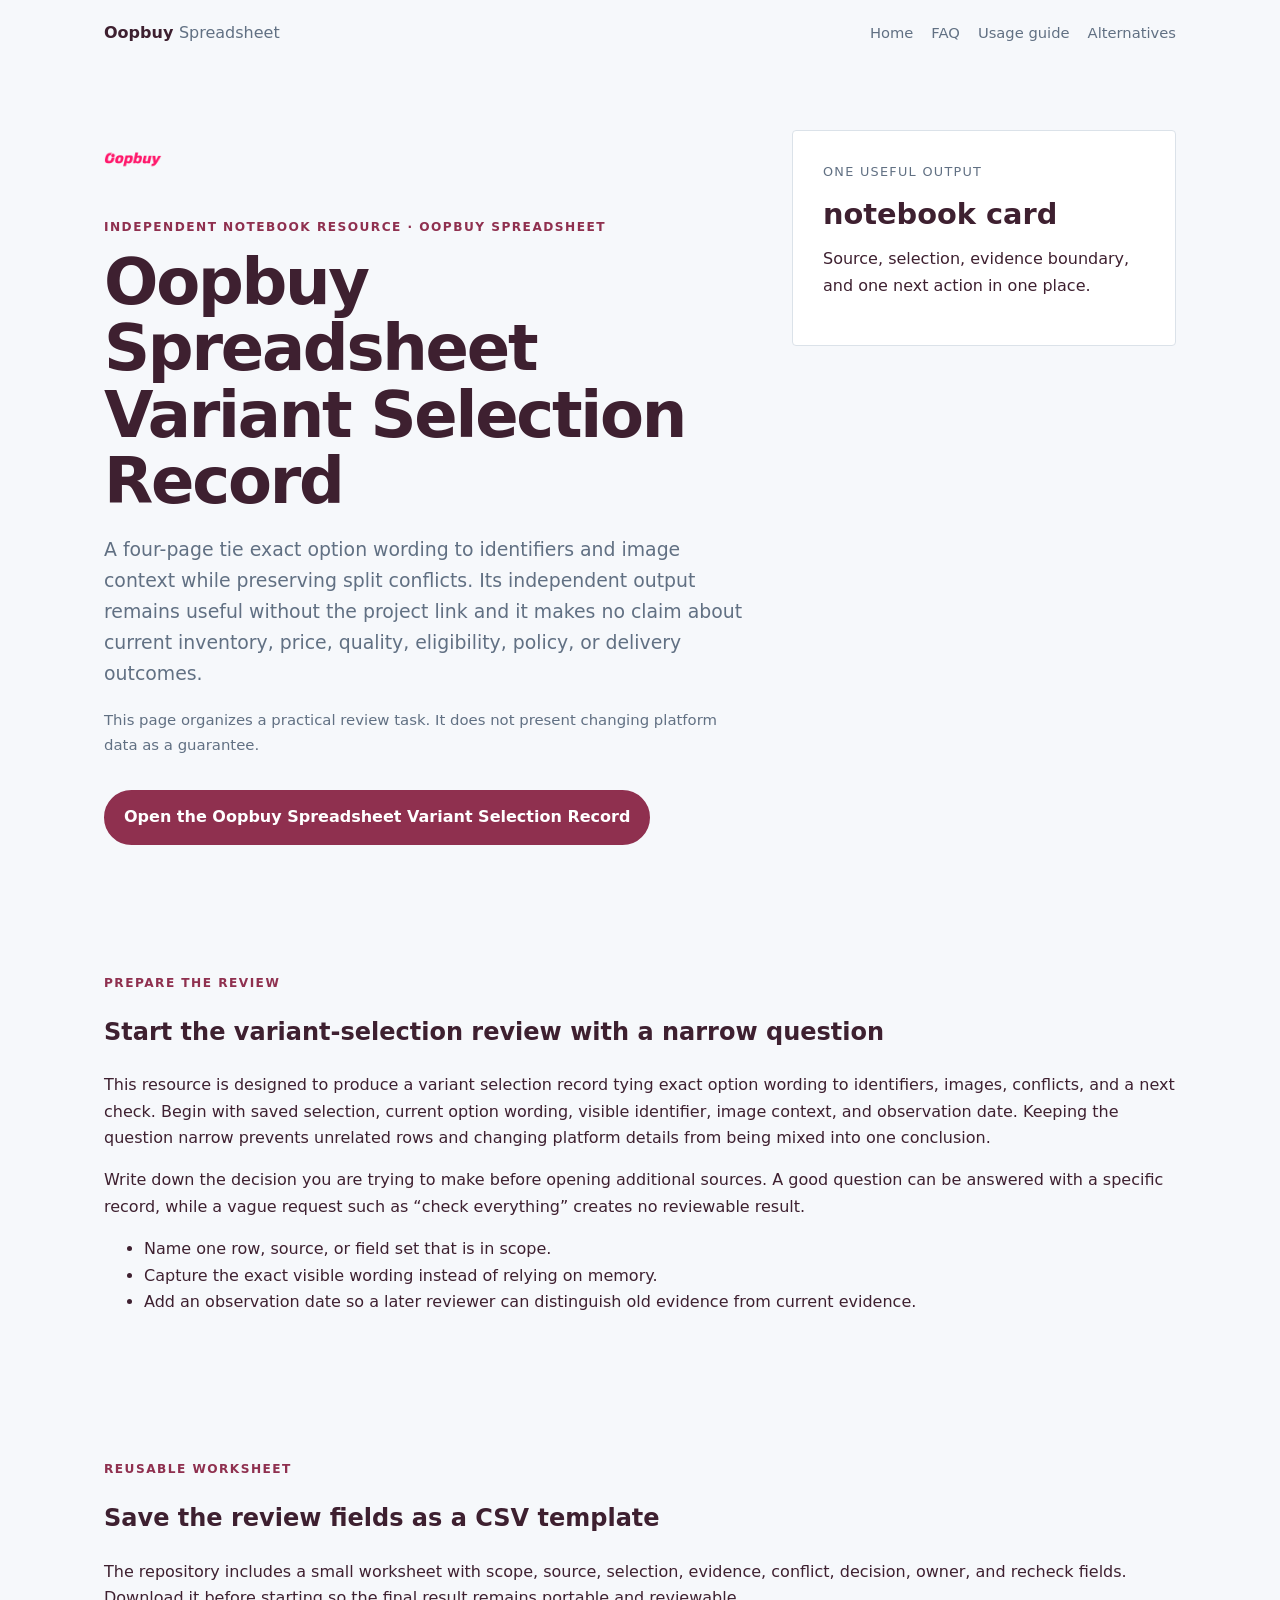
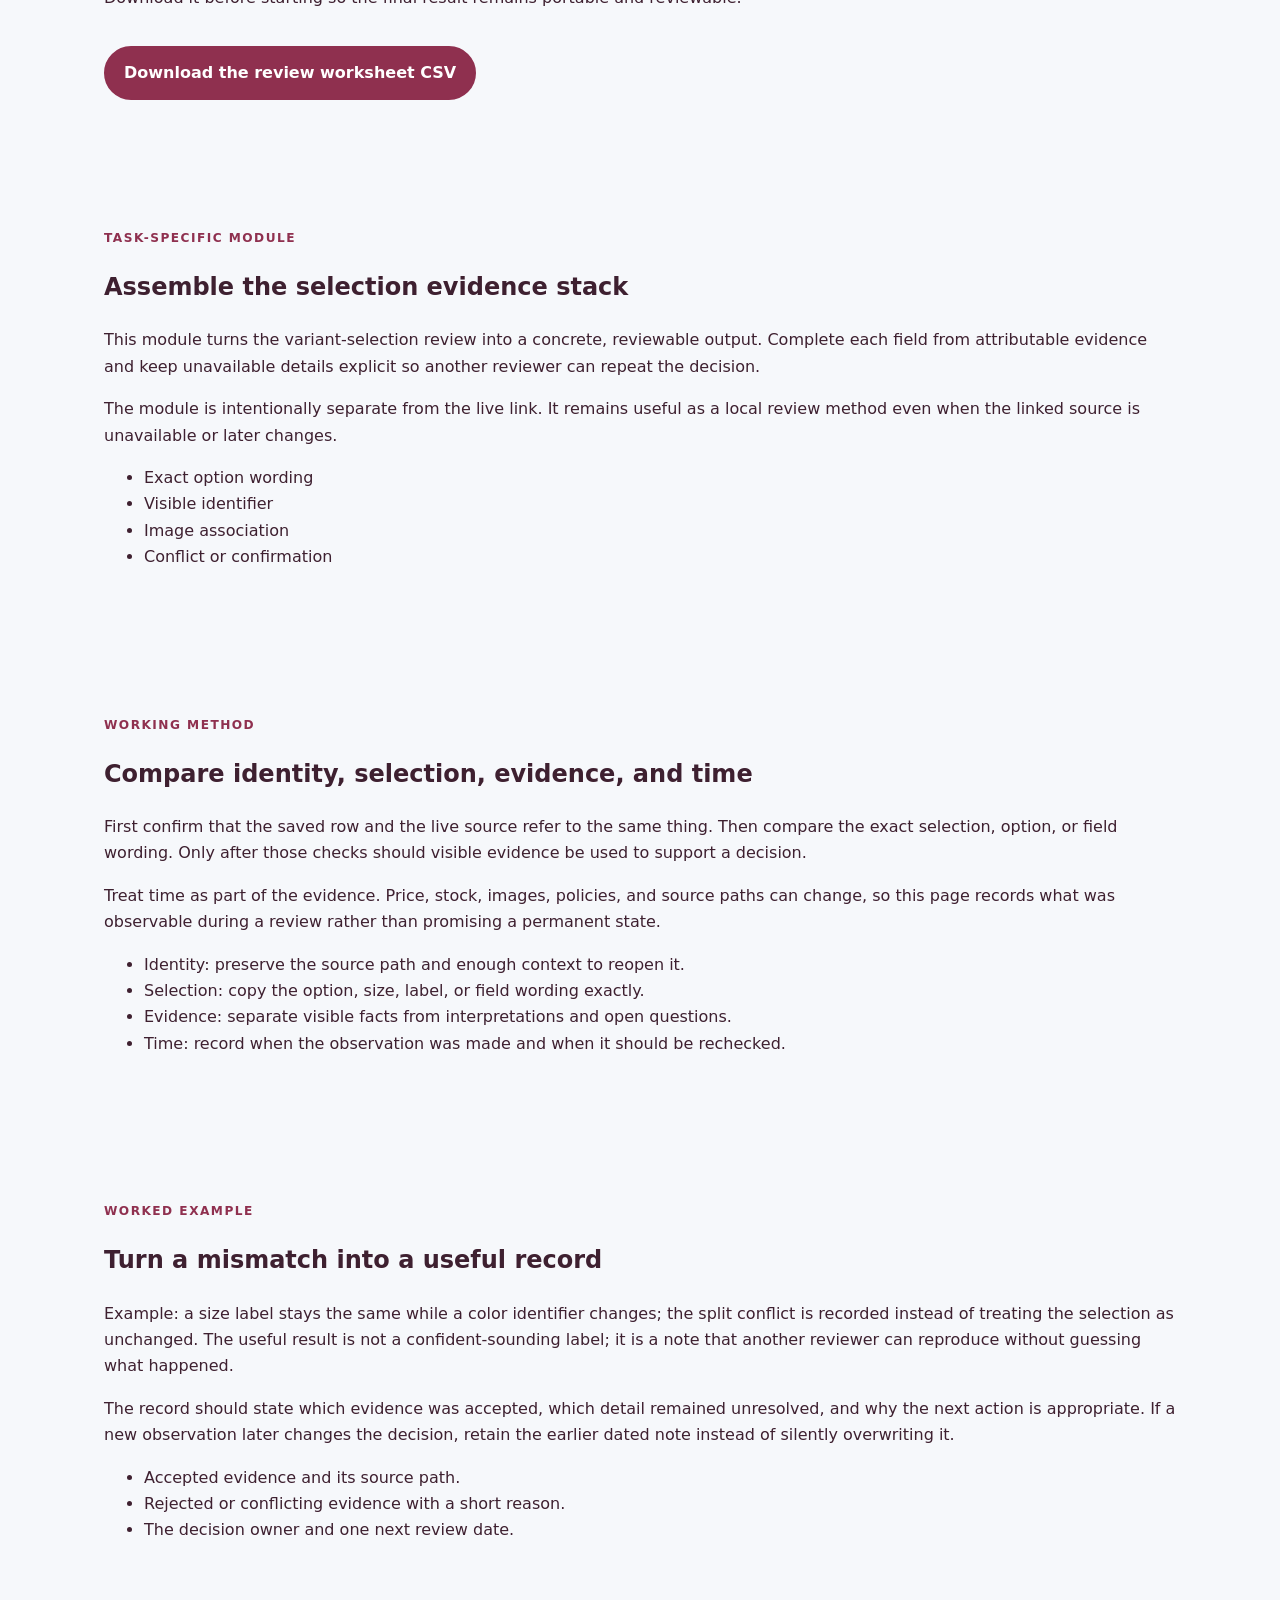
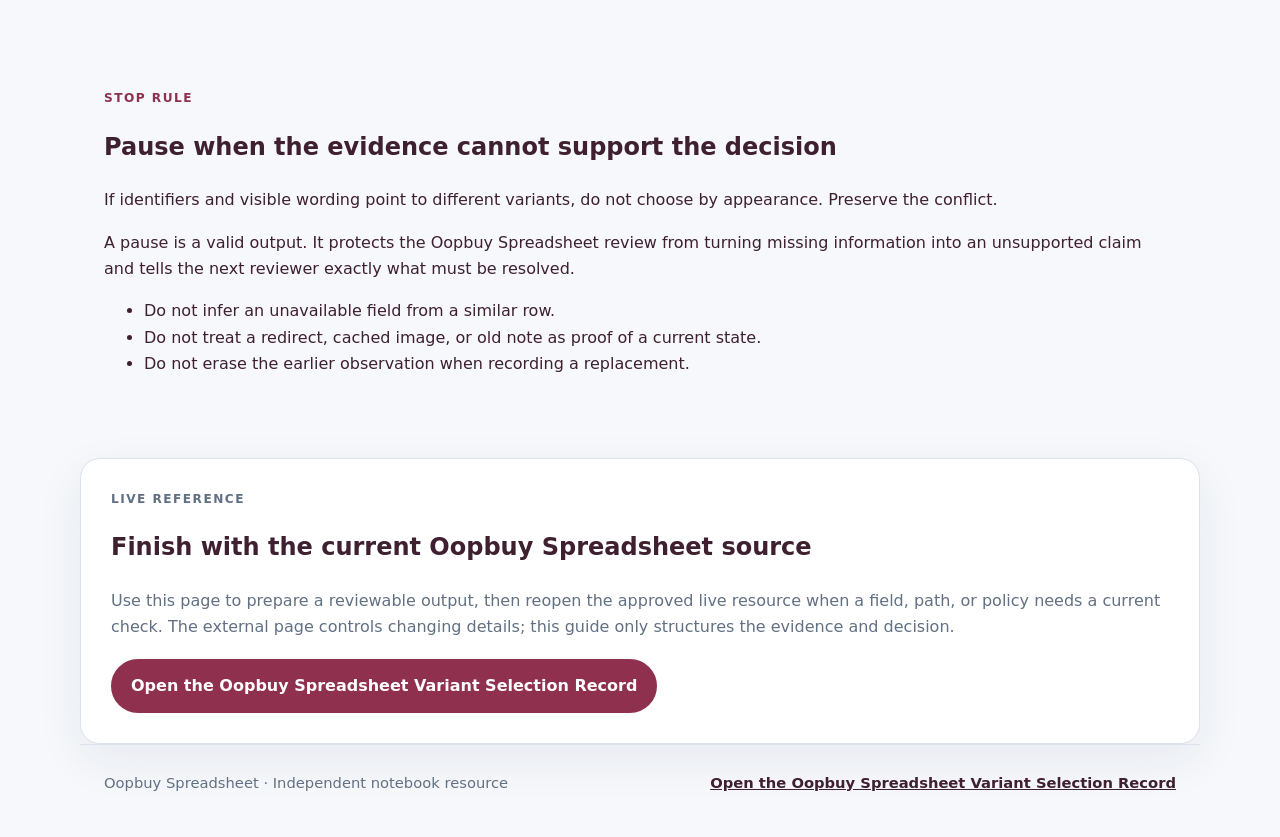
<file: index.html>
<!doctype html><html lang="en"><head><meta charset="utf-8"><meta name="viewport" content="width=device-width,initial-scale=1"><title>Oopbuy Spreadsheet Variant Selection Record</title><meta name="description" content="A four-page tie exact option wording to identifiers and image context while preserving split conflicts. Its independent output remains useful without the project link and it makes no claim about current inventory, price, quality, eligibility, policy, or delivery outcomes."><meta name="robots" content="index,follow,max-image-preview:large"><link rel="canonical" href="https://anziteng.github.io/oopbuy-spreadsheet-variant-selection-record/"><link rel="stylesheet" href="./styles.css"><style>.hero{align-items:start}.hero-card{border-radius:4px;box-shadow:none}.grid article{border-left:5px solid var(--accent);border-radius:6px}</style></head><body class="variant-6" style="--ink:#3e2030;--accent:#8f304f;--soft:#fff0f5"><header><nav class="nav"><a class="brand" href="https://anziteng.github.io/oopbuy-spreadsheet-variant-selection-record/">Oopbuy <span>Spreadsheet</span></a><div class="nav-links"><a href="https://anziteng.github.io/oopbuy-spreadsheet-variant-selection-record/">Home</a><a href="https://anziteng.github.io/oopbuy-spreadsheet-variant-selection-record/faq.html">FAQ</a><a href="https://anziteng.github.io/oopbuy-spreadsheet-variant-selection-record/usage-guide.html">Usage guide</a><a href="https://anziteng.github.io/oopbuy-spreadsheet-variant-selection-record/alternatives.html">Alternatives</a></div></nav></header><main><section class="hero"><div><img class="logo" src="./brand-logo.png" alt="Oopbuy Spreadsheet resource mark"><p class="kicker">Independent notebook resource · Oopbuy Spreadsheet</p><h1>Oopbuy Spreadsheet Variant Selection Record</h1><p class="lead">A four-page tie exact option wording to identifiers and image context while preserving split conflicts. Its independent output remains useful without the project link and it makes no claim about current inventory, price, quality, eligibility, policy, or delivery outcomes.</p><p class="boundary">This page organizes a practical review task. It does not present changing platform data as a guarantee.</p><a class="cta" href="https://oopbuyspsheet.com/">Open the Oopbuy Spreadsheet Variant Selection Record</a></div><aside class="hero-card"><span>One useful output</span><strong>notebook card</strong><p>Source, selection, evidence boundary, and one next action in one place.</p></aside></section>
    <section><p class="kicker">Prepare the review</p><h2>Start the variant-selection review with a narrow question</h2><p>This resource is designed to produce a variant selection record tying exact option wording to identifiers, images, conflicts, and a next check. Begin with saved selection, current option wording, visible identifier, image context, and observation date. Keeping the question narrow prevents unrelated rows and changing platform details from being mixed into one conclusion.</p><p>Write down the decision you are trying to make before opening additional sources. A good question can be answered with a specific record, while a vague request such as “check everything” creates no reviewable result.</p><ul class="detail-list"><li>Name one row, source, or field set that is in scope.</li><li>Capture the exact visible wording instead of relying on memory.</li><li>Add an observation date so a later reviewer can distinguish old evidence from current evidence.</li></ul></section><section class="download-panel"><p class="kicker">Reusable worksheet</p><h2>Save the review fields as a CSV template</h2><p>The repository includes a small worksheet with scope, source, selection, evidence, conflict, decision, owner, and recheck fields. Download it before starting so the final result remains portable and reviewable.</p><a class="text-link" href="./review-template.csv" download>Download the review worksheet CSV</a></section>
    <section><p class="kicker">Task-specific module</p><h2>Assemble the selection evidence stack</h2><p>This module turns the variant-selection review into a concrete, reviewable output. Complete each field from attributable evidence and keep unavailable details explicit so another reviewer can repeat the decision.</p><p>The module is intentionally separate from the live link. It remains useful as a local review method even when the linked source is unavailable or later changes.</p><ul class="detail-list"><li>Exact option wording</li><li>Visible identifier</li><li>Image association</li><li>Conflict or confirmation</li></ul></section>
    <section><p class="kicker">Working method</p><h2>Compare identity, selection, evidence, and time</h2><p>First confirm that the saved row and the live source refer to the same thing. Then compare the exact selection, option, or field wording. Only after those checks should visible evidence be used to support a decision.</p><p>Treat time as part of the evidence. Price, stock, images, policies, and source paths can change, so this page records what was observable during a review rather than promising a permanent state.</p><ul class="detail-list"><li>Identity: preserve the source path and enough context to reopen it.</li><li>Selection: copy the option, size, label, or field wording exactly.</li><li>Evidence: separate visible facts from interpretations and open questions.</li><li>Time: record when the observation was made and when it should be rechecked.</li></ul></section>
    <section><p class="kicker">Worked example</p><h2>Turn a mismatch into a useful record</h2><p>Example: a size label stays the same while a color identifier changes; the split conflict is recorded instead of treating the selection as unchanged. The useful result is not a confident-sounding label; it is a note that another reviewer can reproduce without guessing what happened.</p><p>The record should state which evidence was accepted, which detail remained unresolved, and why the next action is appropriate. If a new observation later changes the decision, retain the earlier dated note instead of silently overwriting it.</p><ul class="detail-list"><li>Accepted evidence and its source path.</li><li>Rejected or conflicting evidence with a short reason.</li><li>The decision owner and one next review date.</li></ul></section>
    <section><p class="kicker">Stop rule</p><h2>Pause when the evidence cannot support the decision</h2><p>If identifiers and visible wording point to different variants, do not choose by appearance. Preserve the conflict.</p><p>A pause is a valid output. It protects the Oopbuy Spreadsheet review from turning missing information into an unsupported claim and tells the next reviewer exactly what must be resolved.</p><ul class="detail-list"><li>Do not infer an unavailable field from a similar row.</li><li>Do not treat a redirect, cached image, or old note as proof of a current state.</li><li>Do not erase the earlier observation when recording a replacement.</li></ul></section>
    
    <section class="callout"><p class="kicker">Live reference</p><h2>Finish with the current Oopbuy Spreadsheet source</h2><p>Use this page to prepare a reviewable output, then reopen the approved live resource when a field, path, or policy needs a current check. The external page controls changing details; this guide only structures the evidence and decision.</p><a class="text-link" href="https://oopbuyspsheet.com/">Open the Oopbuy Spreadsheet Variant Selection Record</a></section></main><footer><p>Oopbuy Spreadsheet · Independent notebook resource</p><a href="https://oopbuyspsheet.com/">Open the Oopbuy Spreadsheet Variant Selection Record</a></footer></body></html>
</file>
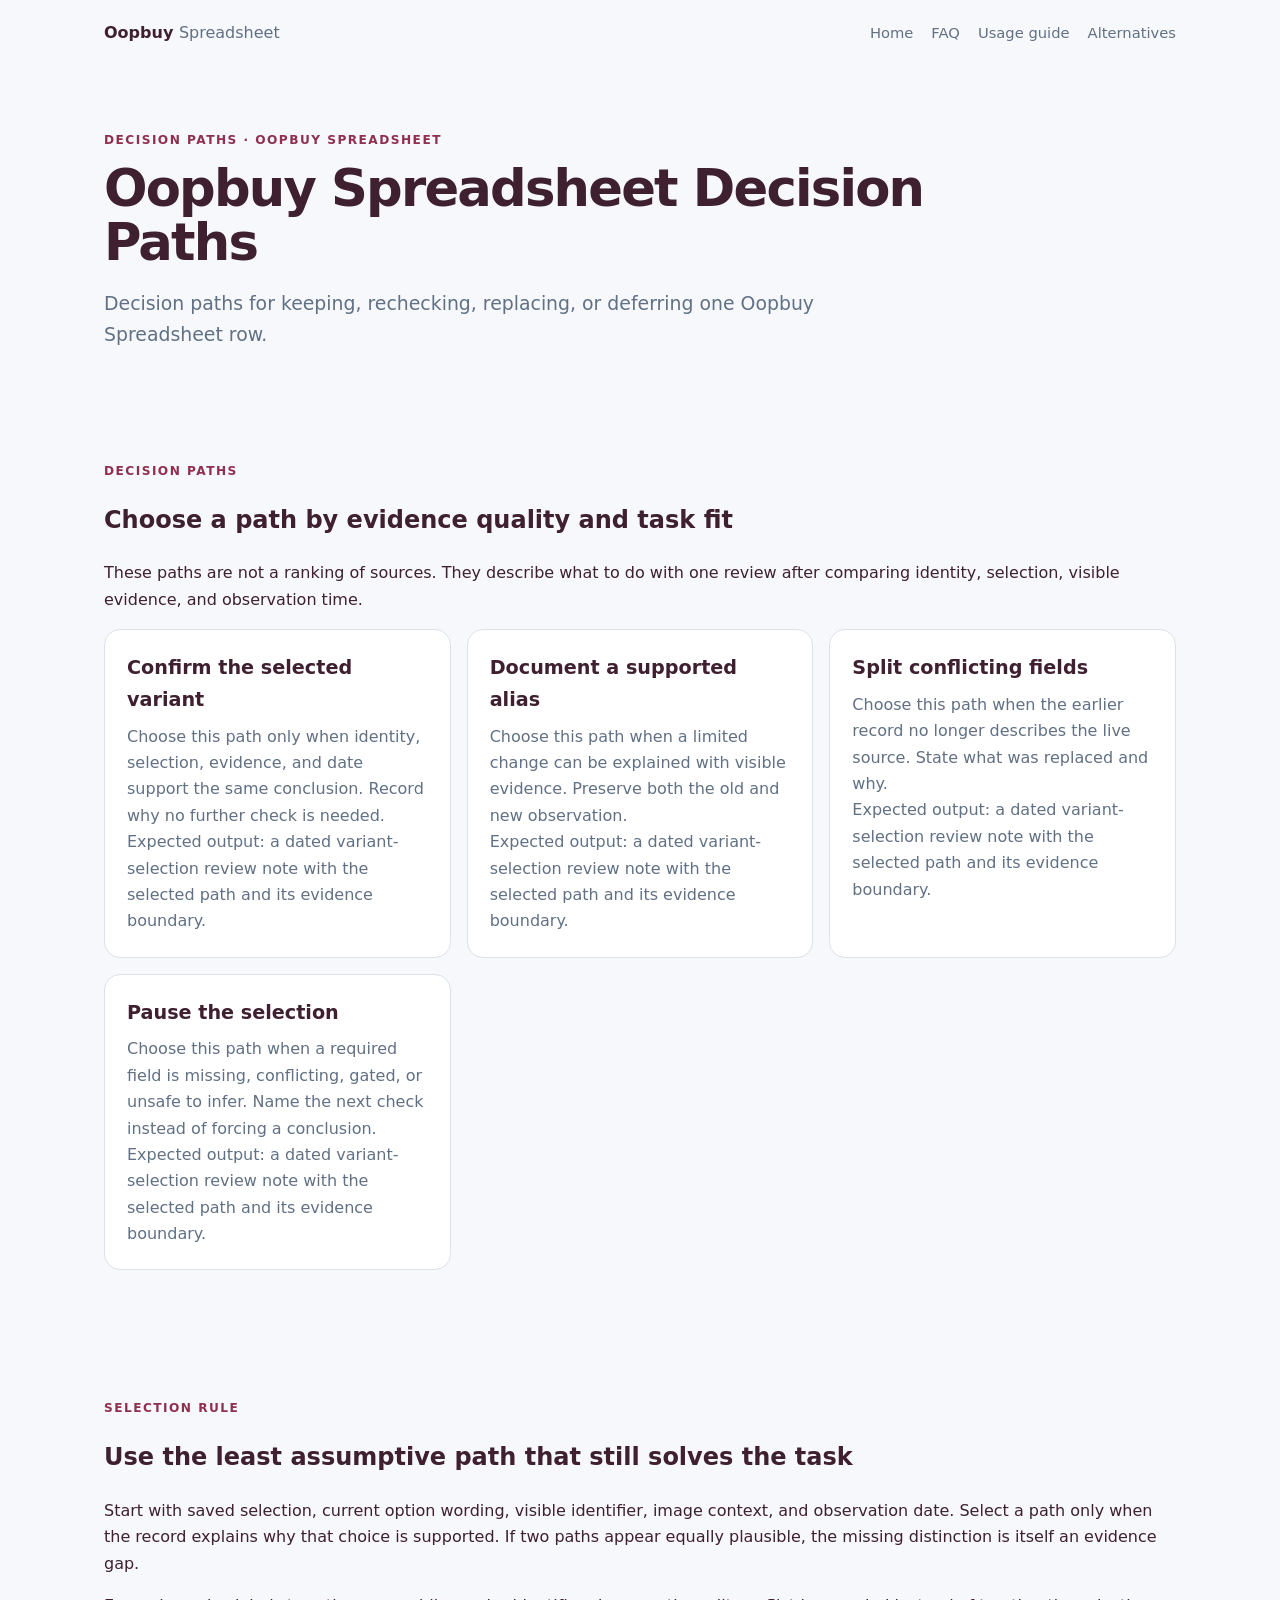
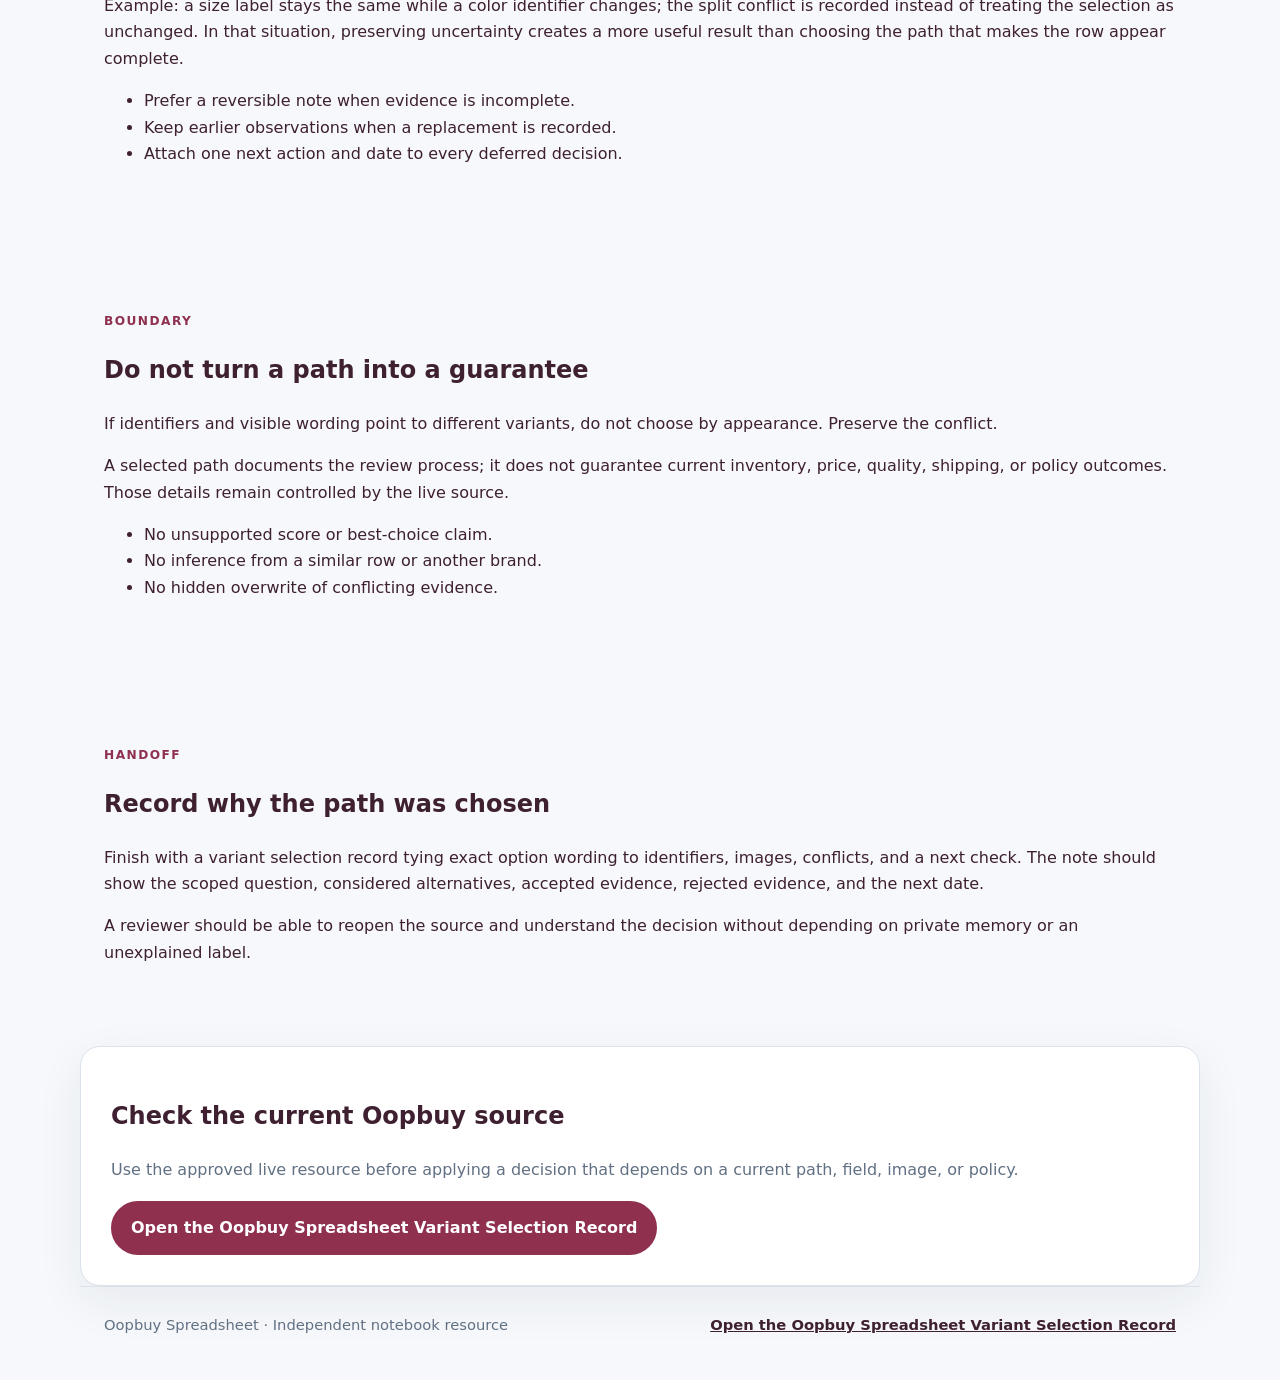
<file: alternatives.html>
<!doctype html><html lang="en"><head><meta charset="utf-8"><meta name="viewport" content="width=device-width,initial-scale=1"><title>Oopbuy Spreadsheet Decision Paths</title><meta name="description" content="Decision paths for keeping, rechecking, replacing, or deferring one Oopbuy Spreadsheet row."><meta name="robots" content="index,follow,max-image-preview:large"><link rel="canonical" href="https://anziteng.github.io/oopbuy-spreadsheet-variant-selection-record/alternatives.html"><link rel="stylesheet" href="./styles.css"><style>.hero{align-items:start}.hero-card{border-radius:4px;box-shadow:none}.grid article{border-left:5px solid var(--accent);border-radius:6px}</style></head><body class="variant-6" style="--ink:#3e2030;--accent:#8f304f;--soft:#fff0f5"><header><nav class="nav"><a class="brand" href="https://anziteng.github.io/oopbuy-spreadsheet-variant-selection-record/">Oopbuy <span>Spreadsheet</span></a><div class="nav-links"><a href="https://anziteng.github.io/oopbuy-spreadsheet-variant-selection-record/">Home</a><a href="https://anziteng.github.io/oopbuy-spreadsheet-variant-selection-record/faq.html">FAQ</a><a href="https://anziteng.github.io/oopbuy-spreadsheet-variant-selection-record/usage-guide.html">Usage guide</a><a href="https://anziteng.github.io/oopbuy-spreadsheet-variant-selection-record/alternatives.html">Alternatives</a></div></nav></header><main><section class="compact-hero"><p class="kicker">Decision paths · Oopbuy Spreadsheet</p><h1>Oopbuy Spreadsheet Decision Paths</h1><p class="lead">Decision paths for keeping, rechecking, replacing, or deferring one Oopbuy Spreadsheet row.</p></section>
    <section><p class="kicker">Decision paths</p><h2>Choose a path by evidence quality and task fit</h2><p>These paths are not a ranking of sources. They describe what to do with one review after comparing identity, selection, visible evidence, and observation time.</p><div class="comparison"><article><h2>Confirm the selected variant</h2><p>Choose this path only when identity, selection, evidence, and date support the same conclusion. Record why no further check is needed.</p><p>Expected output: a dated variant-selection review note with the selected path and its evidence boundary.</p></article><article><h2>Document a supported alias</h2><p>Choose this path when a limited change can be explained with visible evidence. Preserve both the old and new observation.</p><p>Expected output: a dated variant-selection review note with the selected path and its evidence boundary.</p></article><article><h2>Split conflicting fields</h2><p>Choose this path when the earlier record no longer describes the live source. State what was replaced and why.</p><p>Expected output: a dated variant-selection review note with the selected path and its evidence boundary.</p></article><article><h2>Pause the selection</h2><p>Choose this path when a required field is missing, conflicting, gated, or unsafe to infer. Name the next check instead of forcing a conclusion.</p><p>Expected output: a dated variant-selection review note with the selected path and its evidence boundary.</p></article></div></section>
    <section><p class="kicker">Selection rule</p><h2>Use the least assumptive path that still solves the task</h2><p>Start with saved selection, current option wording, visible identifier, image context, and observation date. Select a path only when the record explains why that choice is supported. If two paths appear equally plausible, the missing distinction is itself an evidence gap.</p><p>Example: a size label stays the same while a color identifier changes; the split conflict is recorded instead of treating the selection as unchanged. In that situation, preserving uncertainty creates a more useful result than choosing the path that makes the row appear complete.</p><ul class="detail-list"><li>Prefer a reversible note when evidence is incomplete.</li><li>Keep earlier observations when a replacement is recorded.</li><li>Attach one next action and date to every deferred decision.</li></ul></section>
    <section><p class="kicker">Boundary</p><h2>Do not turn a path into a guarantee</h2><p>If identifiers and visible wording point to different variants, do not choose by appearance. Preserve the conflict.</p><p>A selected path documents the review process; it does not guarantee current inventory, price, quality, shipping, or policy outcomes. Those details remain controlled by the live source.</p><ul class="detail-list"><li>No unsupported score or best-choice claim.</li><li>No inference from a similar row or another brand.</li><li>No hidden overwrite of conflicting evidence.</li></ul></section>
    <section><p class="kicker">Handoff</p><h2>Record why the path was chosen</h2><p>Finish with a variant selection record tying exact option wording to identifiers, images, conflicts, and a next check. The note should show the scoped question, considered alternatives, accepted evidence, rejected evidence, and the next date.</p><p>A reviewer should be able to reopen the source and understand the decision without depending on private memory or an unexplained label.</p></section>
    <section class="callout"><h2>Check the current Oopbuy source</h2><p>Use the approved live resource before applying a decision that depends on a current path, field, image, or policy.</p><a class="text-link" href="https://oopbuyspsheet.com/">Open the Oopbuy Spreadsheet Variant Selection Record</a></section></main><footer><p>Oopbuy Spreadsheet · Independent notebook resource</p><a href="https://oopbuyspsheet.com/">Open the Oopbuy Spreadsheet Variant Selection Record</a></footer></body></html>
</file>
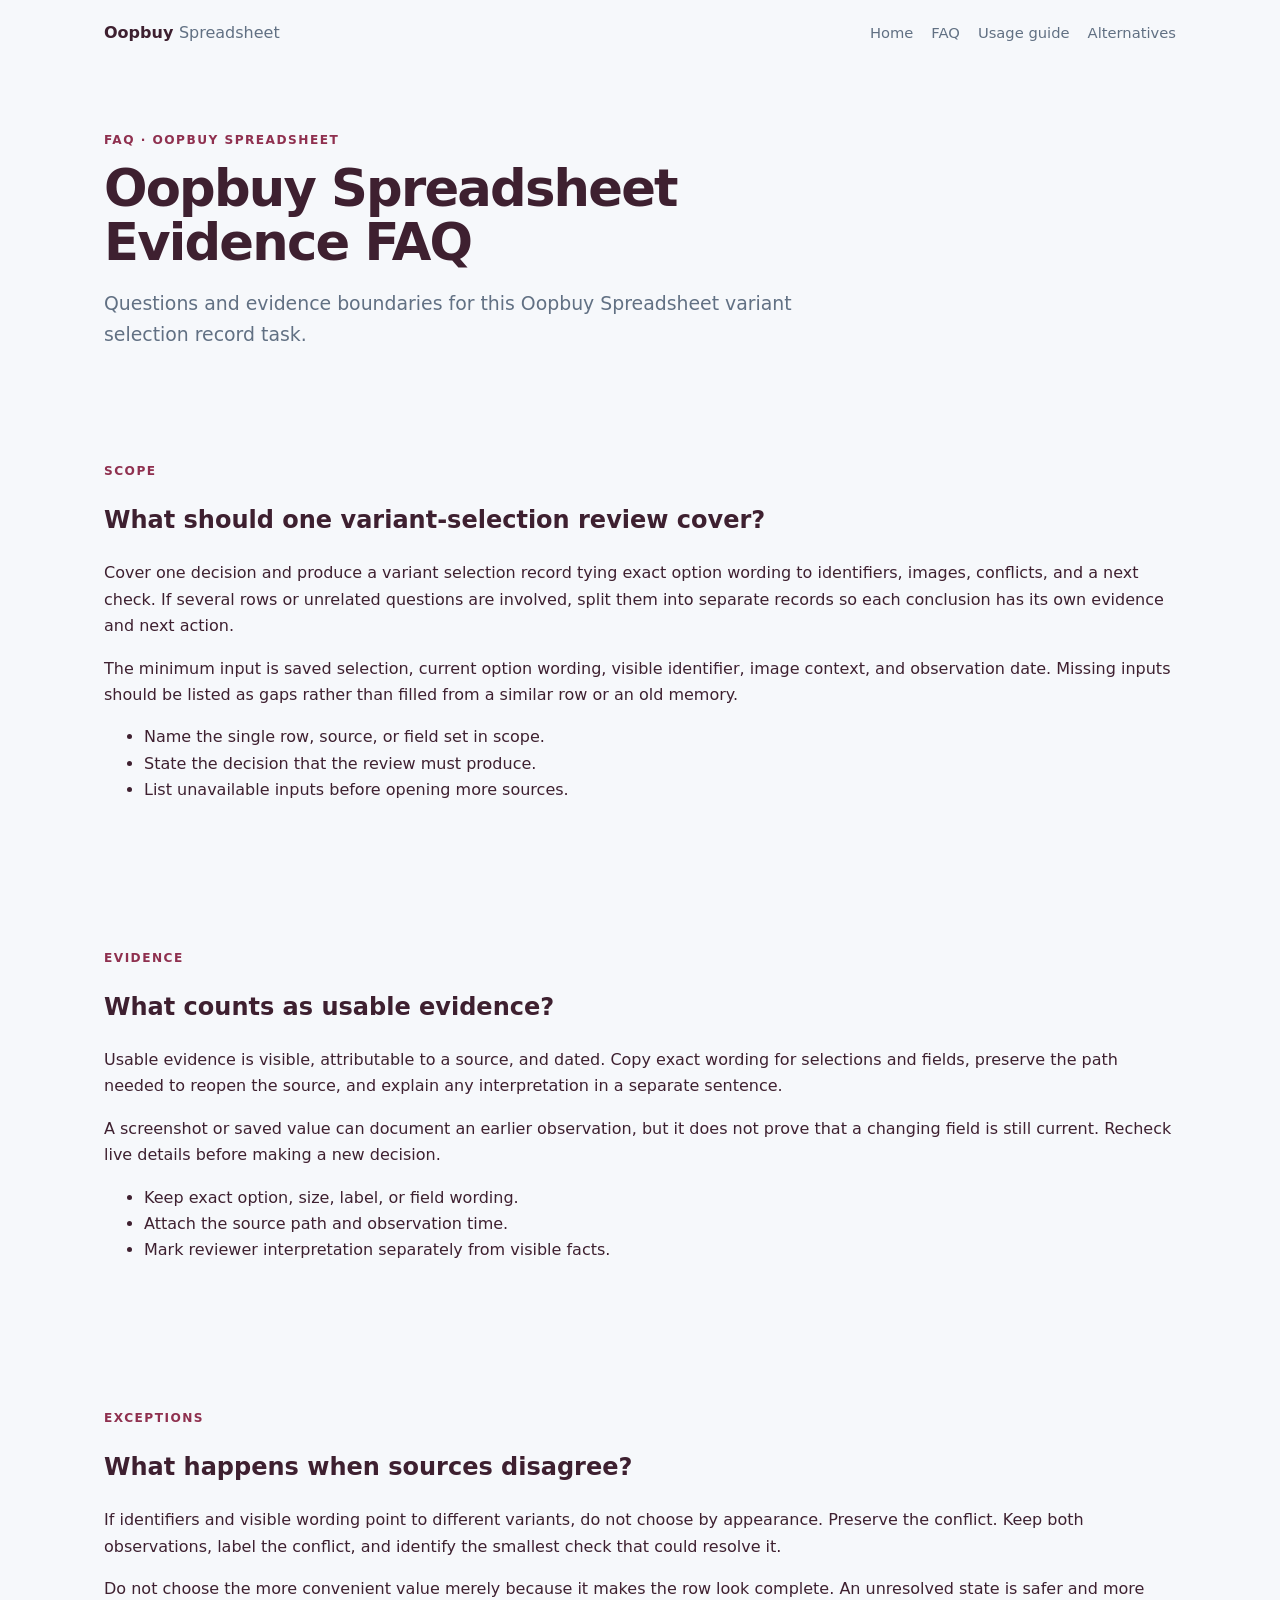
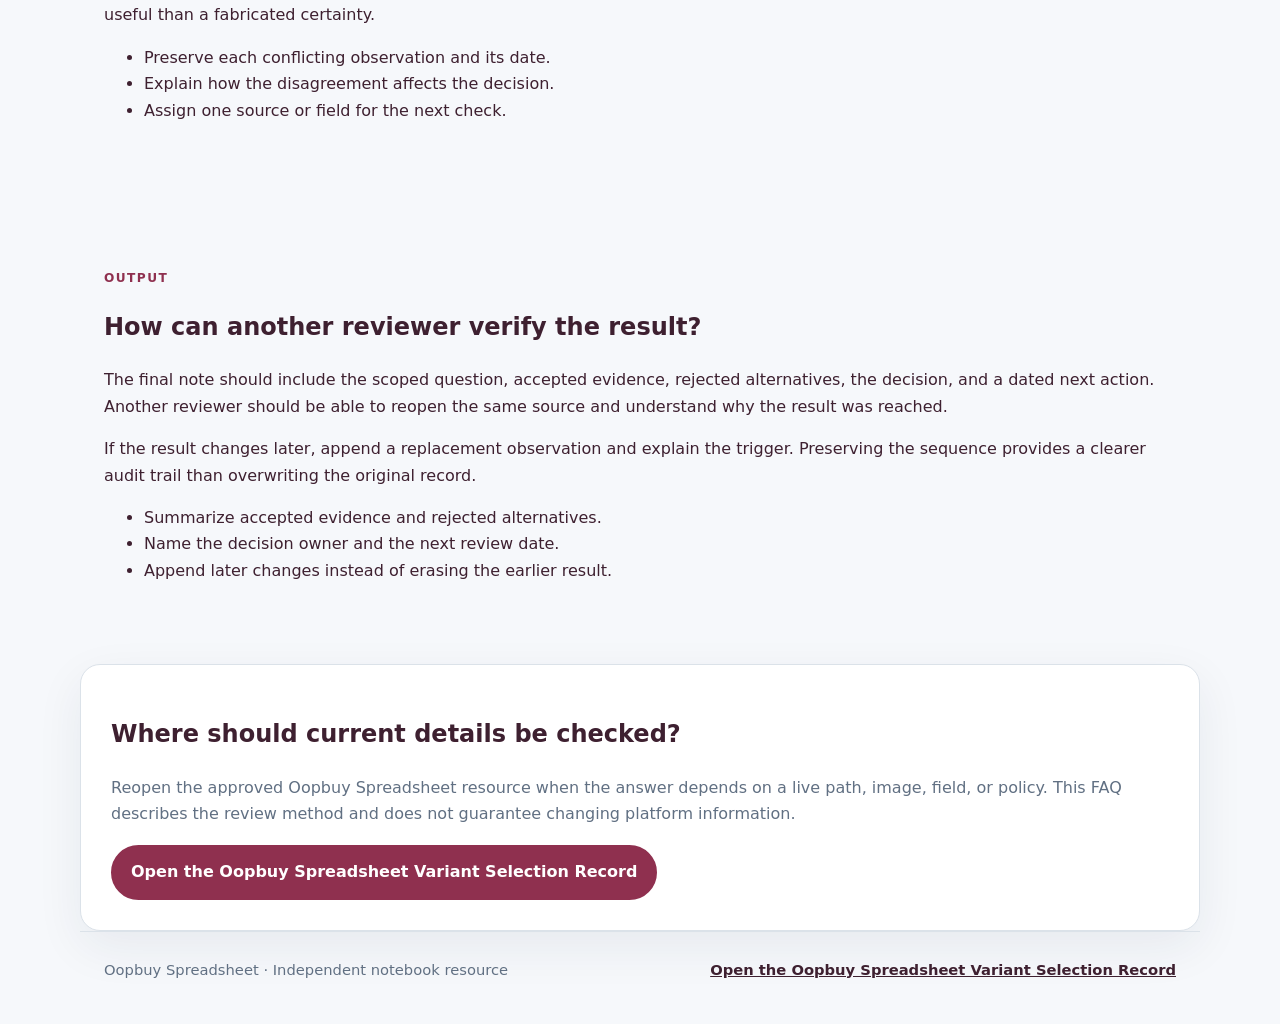
<file: faq.html>
<!doctype html><html lang="en"><head><meta charset="utf-8"><meta name="viewport" content="width=device-width,initial-scale=1"><title>Oopbuy Spreadsheet Evidence FAQ</title><meta name="description" content="Questions and evidence boundaries for this Oopbuy Spreadsheet variant selection record task."><meta name="robots" content="index,follow,max-image-preview:large"><link rel="canonical" href="https://anziteng.github.io/oopbuy-spreadsheet-variant-selection-record/faq.html"><link rel="stylesheet" href="./styles.css"><style>.hero{align-items:start}.hero-card{border-radius:4px;box-shadow:none}.grid article{border-left:5px solid var(--accent);border-radius:6px}</style></head><body class="variant-6" style="--ink:#3e2030;--accent:#8f304f;--soft:#fff0f5"><header><nav class="nav"><a class="brand" href="https://anziteng.github.io/oopbuy-spreadsheet-variant-selection-record/">Oopbuy <span>Spreadsheet</span></a><div class="nav-links"><a href="https://anziteng.github.io/oopbuy-spreadsheet-variant-selection-record/">Home</a><a href="https://anziteng.github.io/oopbuy-spreadsheet-variant-selection-record/faq.html">FAQ</a><a href="https://anziteng.github.io/oopbuy-spreadsheet-variant-selection-record/usage-guide.html">Usage guide</a><a href="https://anziteng.github.io/oopbuy-spreadsheet-variant-selection-record/alternatives.html">Alternatives</a></div></nav></header><main><section class="compact-hero"><p class="kicker">FAQ · Oopbuy Spreadsheet</p><h1>Oopbuy Spreadsheet Evidence FAQ</h1><p class="lead">Questions and evidence boundaries for this Oopbuy Spreadsheet variant selection record task.</p></section><section><p class="kicker">Scope</p><h2>What should one variant-selection review cover?</h2><p>Cover one decision and produce a variant selection record tying exact option wording to identifiers, images, conflicts, and a next check. If several rows or unrelated questions are involved, split them into separate records so each conclusion has its own evidence and next action.</p><p>The minimum input is saved selection, current option wording, visible identifier, image context, and observation date. Missing inputs should be listed as gaps rather than filled from a similar row or an old memory.</p><ul class="detail-list"><li>Name the single row, source, or field set in scope.</li><li>State the decision that the review must produce.</li><li>List unavailable inputs before opening more sources.</li></ul></section><section><p class="kicker">Evidence</p><h2>What counts as usable evidence?</h2><p>Usable evidence is visible, attributable to a source, and dated. Copy exact wording for selections and fields, preserve the path needed to reopen the source, and explain any interpretation in a separate sentence.</p><p>A screenshot or saved value can document an earlier observation, but it does not prove that a changing field is still current. Recheck live details before making a new decision.</p><ul class="detail-list"><li>Keep exact option, size, label, or field wording.</li><li>Attach the source path and observation time.</li><li>Mark reviewer interpretation separately from visible facts.</li></ul></section><section><p class="kicker">Exceptions</p><h2>What happens when sources disagree?</h2><p>If identifiers and visible wording point to different variants, do not choose by appearance. Preserve the conflict. Keep both observations, label the conflict, and identify the smallest check that could resolve it.</p><p>Do not choose the more convenient value merely because it makes the row look complete. An unresolved state is safer and more useful than a fabricated certainty.</p><ul class="detail-list"><li>Preserve each conflicting observation and its date.</li><li>Explain how the disagreement affects the decision.</li><li>Assign one source or field for the next check.</li></ul></section><section><p class="kicker">Output</p><h2>How can another reviewer verify the result?</h2><p>The final note should include the scoped question, accepted evidence, rejected alternatives, the decision, and a dated next action. Another reviewer should be able to reopen the same source and understand why the result was reached.</p><p>If the result changes later, append a replacement observation and explain the trigger. Preserving the sequence provides a clearer audit trail than overwriting the original record.</p><ul class="detail-list"><li>Summarize accepted evidence and rejected alternatives.</li><li>Name the decision owner and the next review date.</li><li>Append later changes instead of erasing the earlier result.</li></ul></section><section class="callout"><h2>Where should current details be checked?</h2><p>Reopen the approved Oopbuy Spreadsheet resource when the answer depends on a live path, image, field, or policy. This FAQ describes the review method and does not guarantee changing platform information.</p><a class="text-link" href="https://oopbuyspsheet.com/">Open the Oopbuy Spreadsheet Variant Selection Record</a></section></main><footer><p>Oopbuy Spreadsheet · Independent notebook resource</p><a href="https://oopbuyspsheet.com/">Open the Oopbuy Spreadsheet Variant Selection Record</a></footer></body></html>
</file>
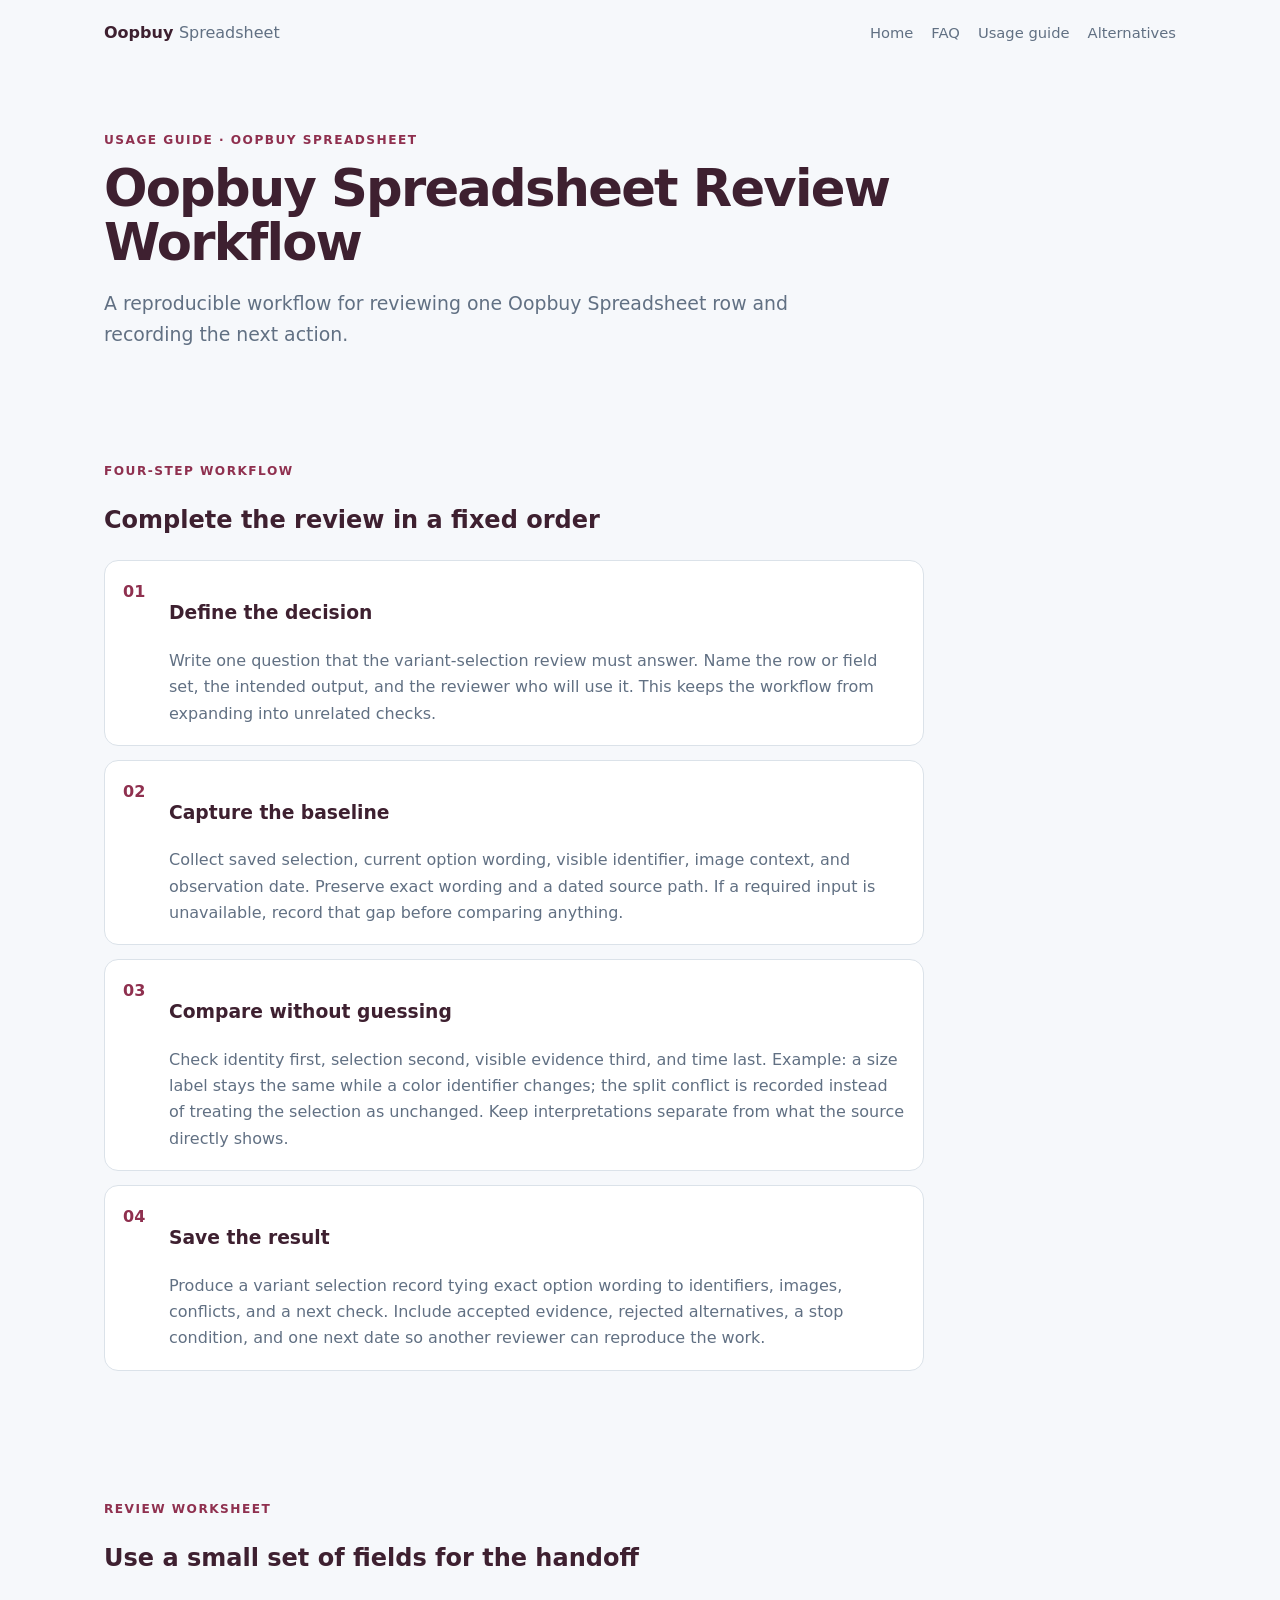
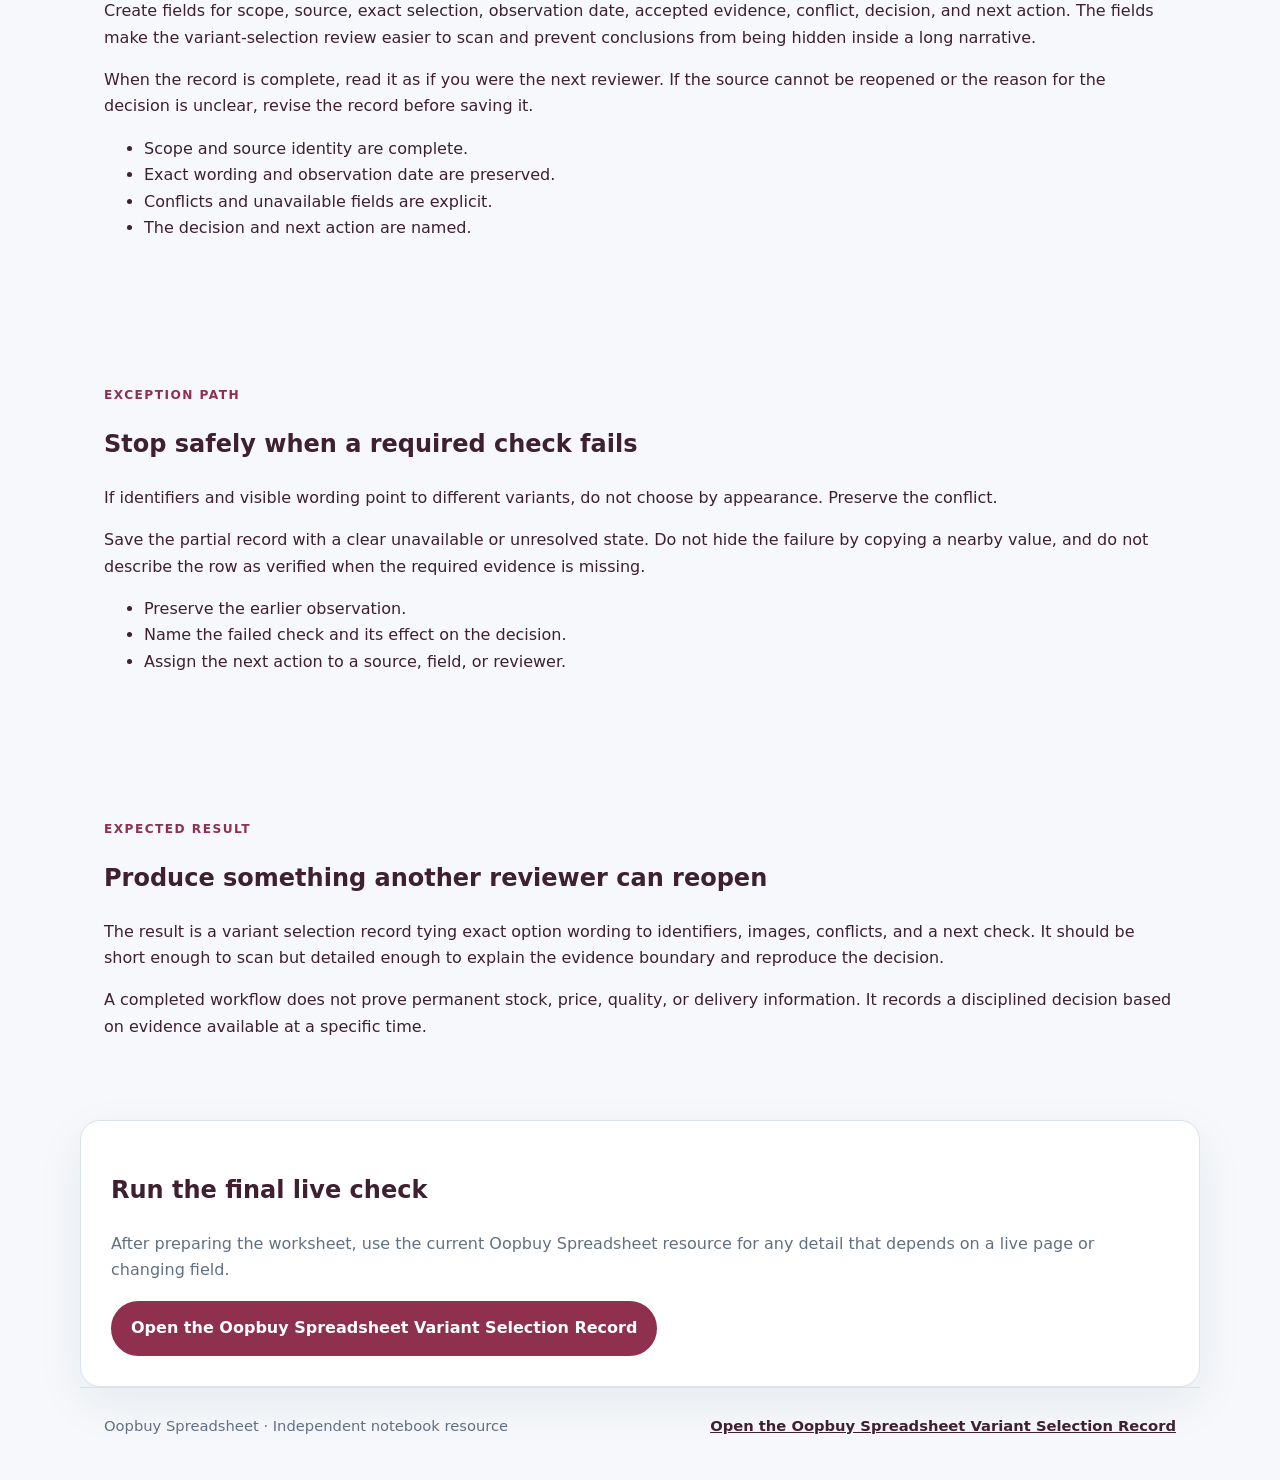
<file: usage-guide.html>
<!doctype html><html lang="en"><head><meta charset="utf-8"><meta name="viewport" content="width=device-width,initial-scale=1"><title>Oopbuy Spreadsheet Review Workflow</title><meta name="description" content="A reproducible workflow for reviewing one Oopbuy Spreadsheet row and recording the next action."><meta name="robots" content="index,follow,max-image-preview:large"><link rel="canonical" href="https://anziteng.github.io/oopbuy-spreadsheet-variant-selection-record/usage-guide.html"><link rel="stylesheet" href="./styles.css"><style>.hero{align-items:start}.hero-card{border-radius:4px;box-shadow:none}.grid article{border-left:5px solid var(--accent);border-radius:6px}</style></head><body class="variant-6" style="--ink:#3e2030;--accent:#8f304f;--soft:#fff0f5"><header><nav class="nav"><a class="brand" href="https://anziteng.github.io/oopbuy-spreadsheet-variant-selection-record/">Oopbuy <span>Spreadsheet</span></a><div class="nav-links"><a href="https://anziteng.github.io/oopbuy-spreadsheet-variant-selection-record/">Home</a><a href="https://anziteng.github.io/oopbuy-spreadsheet-variant-selection-record/faq.html">FAQ</a><a href="https://anziteng.github.io/oopbuy-spreadsheet-variant-selection-record/usage-guide.html">Usage guide</a><a href="https://anziteng.github.io/oopbuy-spreadsheet-variant-selection-record/alternatives.html">Alternatives</a></div></nav></header><main><section class="compact-hero"><p class="kicker">Usage guide · Oopbuy Spreadsheet</p><h1>Oopbuy Spreadsheet Review Workflow</h1><p class="lead">A reproducible workflow for reviewing one Oopbuy Spreadsheet row and recording the next action.</p></section>
    <section><p class="kicker">Four-step workflow</p><h2>Complete the review in a fixed order</h2><ol class="steps"><li><span>01</span><div><h3>Define the decision</h3><p>Write one question that the variant-selection review must answer. Name the row or field set, the intended output, and the reviewer who will use it. This keeps the workflow from expanding into unrelated checks.</p></div></li><li><span>02</span><div><h3>Capture the baseline</h3><p>Collect saved selection, current option wording, visible identifier, image context, and observation date. Preserve exact wording and a dated source path. If a required input is unavailable, record that gap before comparing anything.</p></div></li><li><span>03</span><div><h3>Compare without guessing</h3><p>Check identity first, selection second, visible evidence third, and time last. Example: a size label stays the same while a color identifier changes; the split conflict is recorded instead of treating the selection as unchanged. Keep interpretations separate from what the source directly shows.</p></div></li><li><span>04</span><div><h3>Save the result</h3><p>Produce a variant selection record tying exact option wording to identifiers, images, conflicts, and a next check. Include accepted evidence, rejected alternatives, a stop condition, and one next date so another reviewer can reproduce the work.</p></div></li></ol></section>
    <section><p class="kicker">Review worksheet</p><h2>Use a small set of fields for the handoff</h2><p>Create fields for scope, source, exact selection, observation date, accepted evidence, conflict, decision, and next action. The fields make the variant-selection review easier to scan and prevent conclusions from being hidden inside a long narrative.</p><p>When the record is complete, read it as if you were the next reviewer. If the source cannot be reopened or the reason for the decision is unclear, revise the record before saving it.</p><ul class="detail-list"><li>Scope and source identity are complete.</li><li>Exact wording and observation date are preserved.</li><li>Conflicts and unavailable fields are explicit.</li><li>The decision and next action are named.</li></ul></section>
    <section><p class="kicker">Exception path</p><h2>Stop safely when a required check fails</h2><p>If identifiers and visible wording point to different variants, do not choose by appearance. Preserve the conflict.</p><p>Save the partial record with a clear unavailable or unresolved state. Do not hide the failure by copying a nearby value, and do not describe the row as verified when the required evidence is missing.</p><ul class="detail-list"><li>Preserve the earlier observation.</li><li>Name the failed check and its effect on the decision.</li><li>Assign the next action to a source, field, or reviewer.</li></ul></section>
    <section><p class="kicker">Expected result</p><h2>Produce something another reviewer can reopen</h2><p>The result is a variant selection record tying exact option wording to identifiers, images, conflicts, and a next check. It should be short enough to scan but detailed enough to explain the evidence boundary and reproduce the decision.</p><p>A completed workflow does not prove permanent stock, price, quality, or delivery information. It records a disciplined decision based on evidence available at a specific time.</p></section>
    <section class="callout"><h2>Run the final live check</h2><p>After preparing the worksheet, use the current Oopbuy Spreadsheet resource for any detail that depends on a live page or changing field.</p><a class="text-link" href="https://oopbuyspsheet.com/">Open the Oopbuy Spreadsheet Variant Selection Record</a></section></main><footer><p>Oopbuy Spreadsheet · Independent notebook resource</p><a href="https://oopbuyspsheet.com/">Open the Oopbuy Spreadsheet Variant Selection Record</a></footer></body></html>
</file>
<file: styles.css>
:root{color-scheme:light;--ink:#203047;--muted:#617083;--line:#dbe2e9;--paper:#f6f8fb;--panel:#fff;--accent:#0c7285;--soft:#e6f6f7}*{box-sizing:border-box}body{margin:0;background:var(--paper);color:var(--ink);font:16px/1.65 Inter,ui-sans-serif,system-ui,-apple-system,"Segoe UI",sans-serif}a{color:inherit}.nav{max-width:1120px;margin:auto;padding:20px 24px;display:flex;align-items:center;justify-content:space-between;gap:24px}.brand{font-weight:800;text-decoration:none}.brand span{font-weight:500;color:var(--muted)}.nav-links{display:flex;gap:18px;flex-wrap:wrap;font-size:.92rem}.nav-links a{text-decoration:none;color:var(--muted)}.hero,.compact-hero,main>section{max-width:1120px;margin:0 auto;padding:64px 24px}.hero{display:grid;grid-template-columns:minmax(0,1.25fr) minmax(260px,.75fr);gap:48px;align-items:center}.compact-hero{padding-bottom:28px}.kicker{margin:0 0 12px;color:var(--accent);font-size:.76rem;font-weight:800;letter-spacing:.12em;text-transform:uppercase}.hero h1,.compact-hero h1{max-width:820px;margin:0 0 18px;font-size:clamp(2.2rem,5vw,4.5rem);line-height:1.04;letter-spacing:-.035em}.compact-hero h1{font-size:clamp(2rem,4vw,3.5rem)}.lead{max-width:760px;color:var(--muted);font-size:1.18rem}.boundary{max-width:700px;color:var(--muted);font-size:.93rem}.cta,.text-link{display:inline-flex;align-items:center;margin-top:18px;background:var(--accent);color:#fff;padding:12px 18px;border-radius:999px;text-decoration:none;font-weight:750}.hero-card,.callout{background:var(--panel);border:1px solid var(--line);border-radius:20px;padding:30px;box-shadow:0 16px 48px #20304712}.hero-card span{display:block;color:var(--muted);font-size:.8rem;text-transform:uppercase;letter-spacing:.1em}.hero-card strong{display:block;margin:16px 0 4px;font-size:1.8rem;line-height:1.1}.grid{display:grid;grid-template-columns:repeat(4,minmax(0,1fr));gap:16px}.grid article,.comparison article{background:var(--panel);border:1px solid var(--line);padding:22px;border-radius:16px}.grid h3{margin:8px 0 6px;font-size:1.05rem}.grid p,.comparison p,.callout p{color:var(--muted);margin:0}.index{font-weight:800;color:var(--accent)}.band{background:var(--soft);max-width:none!important;padding-left:max(24px,calc((100vw - 1072px)/2))!important;padding-right:max(24px,calc((100vw - 1072px)/2))!important}.band h2,.steps-block h2,.review h2{max-width:760px;margin:0 0 12px;font-size:clamp(1.7rem,3vw,2.6rem);line-height:1.1}.band p{max-width:760px}.steps,.steps-block ol{list-style:none;margin:0;padding:0;display:grid;gap:14px;max-width:820px}.steps li,.steps-block li{display:flex;gap:18px;align-items:flex-start;background:var(--panel);border:1px solid var(--line);border-radius:14px;padding:18px}.steps li>span,.steps-block b{color:var(--accent);font-weight:850;min-width:28px}.steps h2{font-size:1.12rem;margin:0 0 4px}.steps p{color:var(--muted);margin:0}.matrix{display:grid;grid-template-columns:repeat(4,minmax(0,1fr));gap:12px}.matrix div{display:grid;gap:10px;background:var(--panel);border-top:4px solid var(--accent);border-radius:12px;padding:18px;border-left:1px solid var(--line);border-right:1px solid var(--line);border-bottom:1px solid var(--line)}.matrix span{color:var(--muted)}.review{max-width:1120px!important;display:grid;grid-template-columns:1fr 280px;gap:28px;align-items:stretch}.review aside{display:grid;align-content:center;gap:8px;background:var(--ink);color:#fff;border-radius:20px;padding:24px}.review aside span{opacity:.72}.faq-list{display:grid;grid-template-columns:repeat(3,minmax(0,1fr));gap:16px}.faq-list article{background:var(--panel);border:1px solid var(--line);padding:22px;border-radius:16px}.faq-list h2{font-size:1.08rem;margin:0 0 8px}.faq-list p{color:var(--muted);margin:0}.comparison{display:grid;grid-template-columns:repeat(3,minmax(0,1fr));gap:16px}.comparison h2{font-size:1.2rem;margin:0 0 8px}.logo{width:58px;height:58px;object-fit:contain;margin-bottom:20px}footer{max-width:1120px;margin:0 auto;padding:26px 24px 42px;border-top:1px solid var(--line);display:flex;justify-content:space-between;gap:18px;color:var(--muted);font-size:.92rem}footer p{margin:0}footer a{font-weight:700;color:var(--ink)}@media(max-width:760px){.nav{align-items:flex-start;flex-direction:column}.hero,.review{grid-template-columns:1fr;gap:26px}.grid,.faq-list,.comparison,.matrix{grid-template-columns:1fr 1fr}.hero,.compact-hero,main>section{padding-top:42px;padding-bottom:42px}footer{flex-direction:column}}@media(max-width:480px){.grid,.faq-list,.comparison,.matrix{grid-template-columns:1fr}.hero h1{font-size:2.35rem}.nav-links{gap:12px;font-size:.84rem}}.nav-links a:hover{color:var(--ink);text-decoration:underline;text-underline-offset:5px}.cta,.text-link{border:2px solid var(--accent);transition:background-color .16s,color .16s,transform .16s}.cta:hover,.text-link:hover{background:var(--ink);border-color:var(--ink);color:#fff;transform:translateY(-1px)}.cta:active,.text-link:active{transform:translateY(1px)}.cta:visited,.text-link:visited{color:#fff}a:focus-visible{outline:3px solid #ffbf47;outline-offset:4px;border-radius:4px}@media(prefers-reduced-motion:reduce){.cta,.text-link{transition:none}}
</file>
